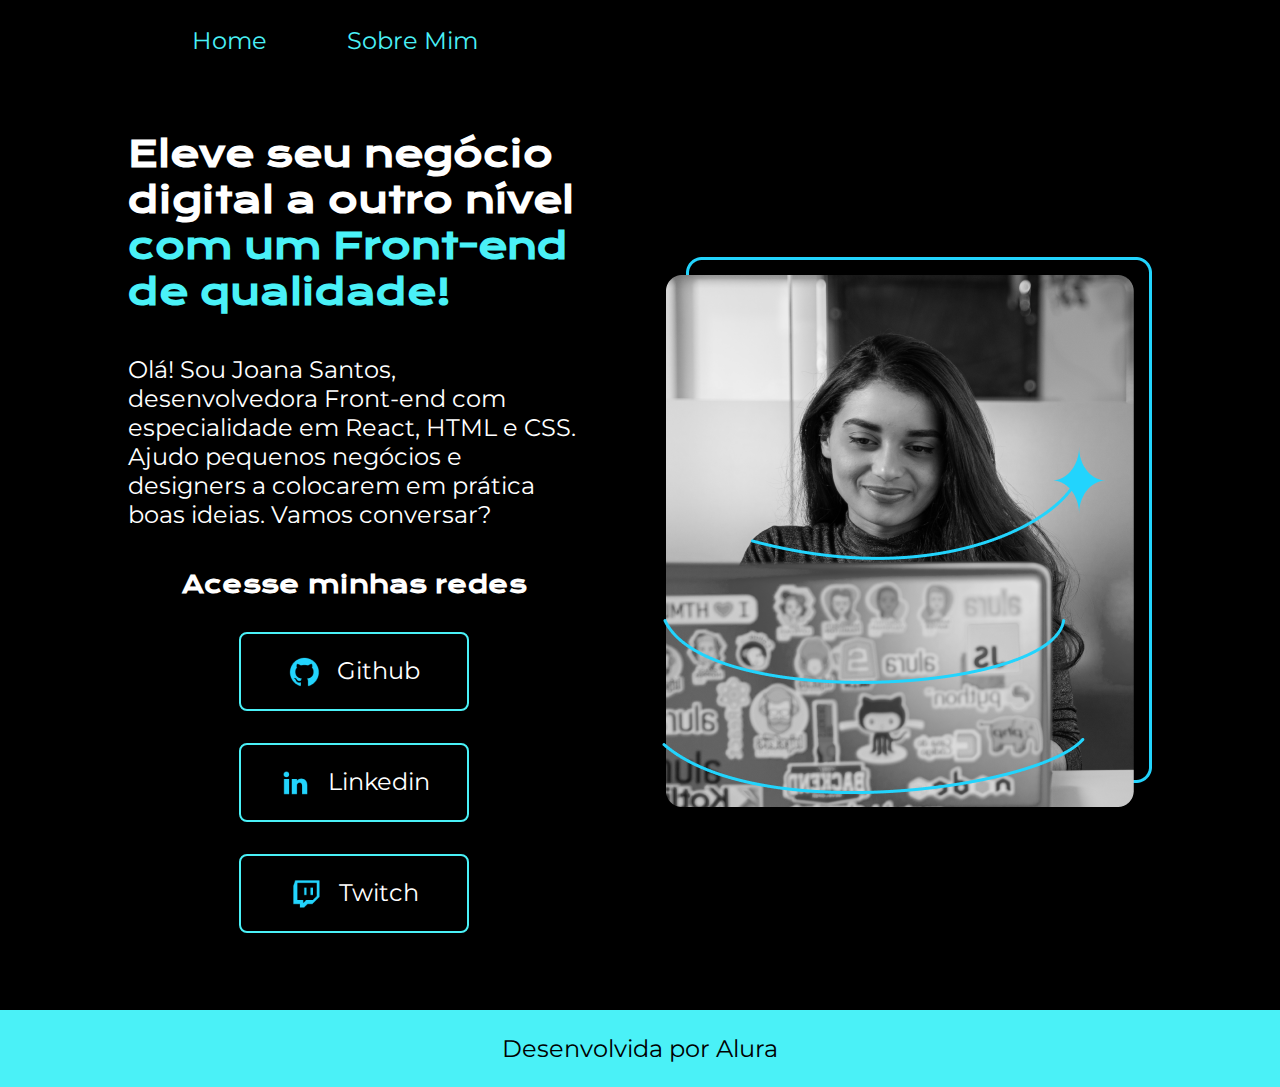
<file: index.html>
<!DOCTYPE html>
<html lang="pt-br">
<head>
    <meta charset="UTF-8">
    <meta name="viewport" content="width=device-width, initial-scale=1.0">
    <title>Home</title>
    <link rel="stylesheet" href="./styles/style.css">
</head>
<body>
    <header class="cabecalho" >
        <nav class="cabecalho_menu">
            <a class="cabecalho_menu_link" href="index.html">Home</a>
            <a class="cabecalho_menu_link" href="about.html">Sobre Mim</a>
        </nav>
    </header>
    <main class="apresentacao">
    <section class="apresentacao_conteudo">
        <h1 class="apresentacao_conteudo_titulo">Eleve seu negócio digital a outro nível 
            <strong class="titulo-descaque">com um Front-end de qualidade!</strong></h1>
            <p class="apresentacao_conteudo_texto">Olá! Sou Joana Santos, desenvolvedora Front-end com especialidade em React, HTML e CSS. 
                Ajudo pequenos negócios e designers a colocarem em prática boas ideias. Vamos conversar?</p>
        <div class="apresentacao_links">
            <h2 class="apresentacao_links_subtitulo">Acesse minhas redes</h2>
            <a class= "apresentacao_links_link" href="https://github.com">
                <img src="./Assets/github.png">
                Github
            </a>
            <a class= "apresentacao_links_link" href="https://www.linkedin.com/">
                <img src="./Assets/linkedin.png">
                Linkedin
            </a>
            <a class= "apresentacao_links_link" href="https://www.twitch.tv/">
                <img src="./Assets/twitch.png">
                Twitch
            </a>
        </div>
    </section>
        <img class="apresentacao_imagem" src="./Assets/Imagem.png" alt="Foto da Joana Santos">
    </main>
    <footer>
        <p class="rodapé">Desenvolvida por Alura</p>
    </footer>

</body>
</html>
</file>
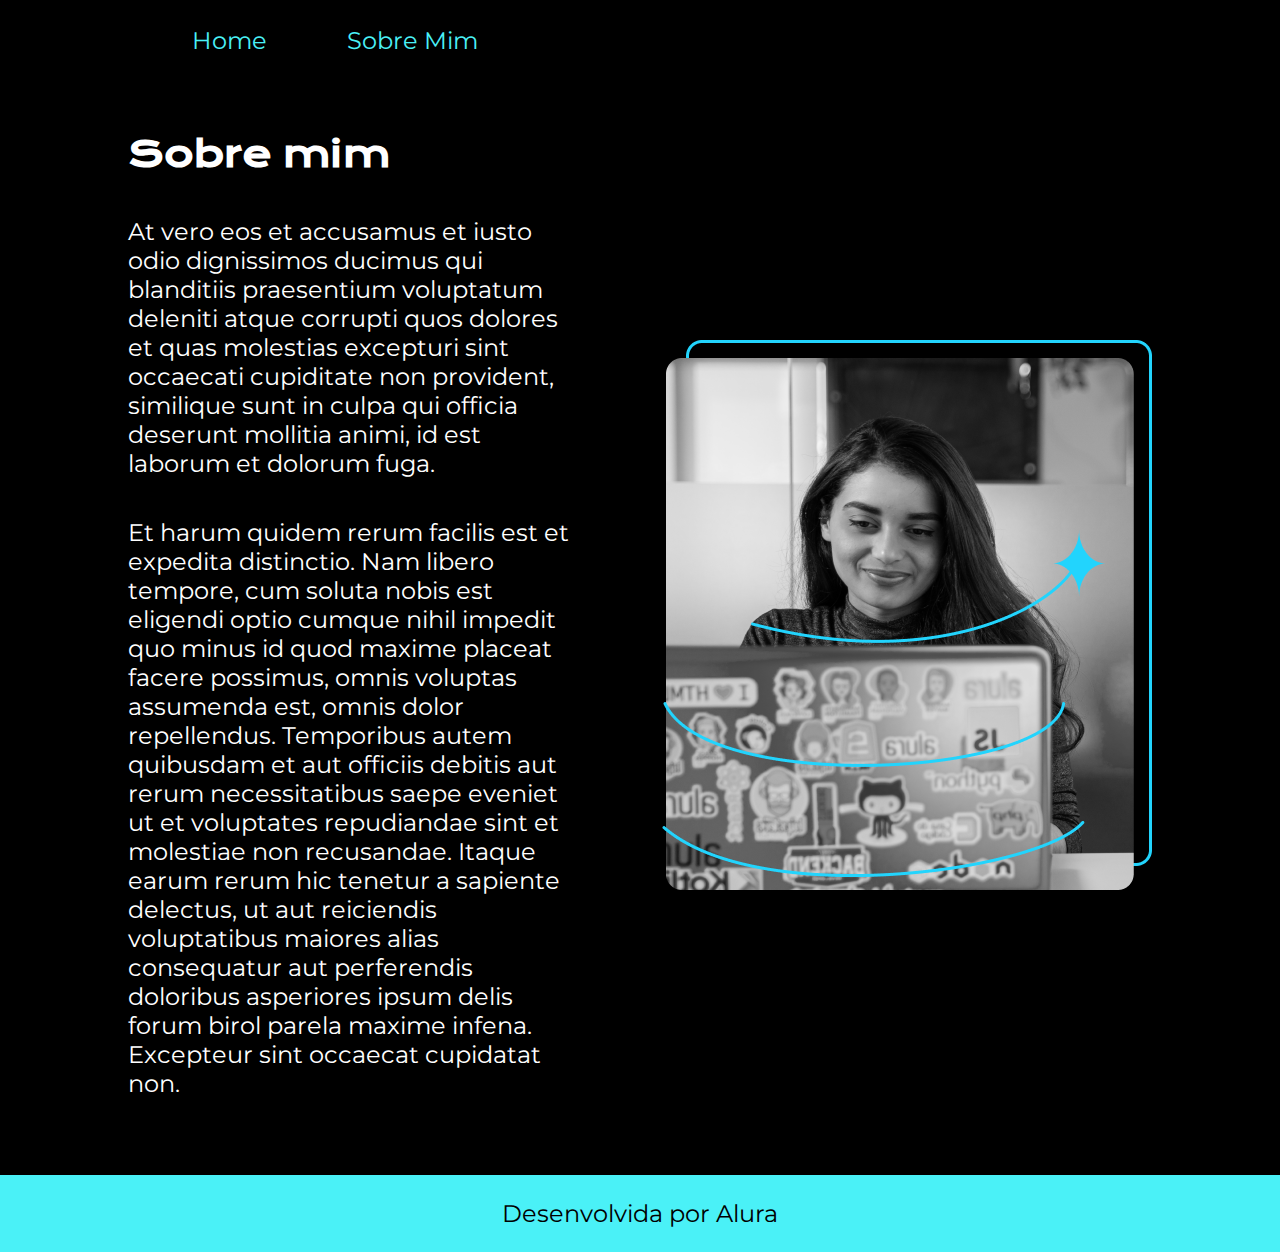
<file: about.html>
<!DOCTYPE html>
<html lang="en">
<head>
    <meta charset="UTF-8">
    <meta name="viewport" content="width=device-width, initial-scale=1.0">
    <title>Sobre Mim</title>
    <link rel="stylesheet" href="./styles/style.css">
</head>
<body>
    <header class="cabecalho" >
        <nav class="cabecalho_menu">
            <a class="cabecalho_menu_link" href="index.html">Home</a>
            <a class="cabecalho_menu_link" href="about.html">Sobre Mim</a>
        </nav>
    </header>
<main class="apresentacao">
    <section class="apresentacao_conteudo"  >
        <h1 class="apresentacao_conteudo_titulo">Sobre mim</h1> 
        <p class="apresentacao_conteudo_texto">At vero eos et accusamus et iusto odio dignissimos ducimus qui blanditiis praesentium voluptatum deleniti atque corrupti quos dolores et quas molestias excepturi sint occaecati cupiditate non provident, similique sunt in culpa qui officia deserunt mollitia animi, id est laborum et dolorum fuga.</p>
        <p class="apresentacao_conteudo_texto">Et harum quidem rerum facilis est et expedita distinctio. Nam libero tempore, cum soluta nobis est eligendi optio cumque nihil impedit quo minus id quod maxime placeat facere possimus, omnis voluptas assumenda est, omnis dolor repellendus. Temporibus autem quibusdam et aut officiis debitis aut rerum necessitatibus saepe eveniet ut et voluptates repudiandae sint et molestiae non recusandae. Itaque earum rerum hic tenetur a sapiente delectus, ut aut reiciendis voluptatibus maiores alias consequatur aut perferendis doloribus asperiores ipsum delis forum birol parela maxime infena. Excepteur sint occaecat cupidatat non.
        </p>
    </section>
    <img class="apresentacao_imagem" src="./Assets/Imagem.png" alt="Foto da Joana Santos">
</main>
<footer>
    <p class="rodapé">Desenvolvida por Alura</p>
</footer>
</body>
</html>
</file>
<file: styles/style.css>
@import url('https://fonts.googleapis.com/css2?family=Krona+One&display=swap');
@import url('https://fonts.googleapis.com/css2?family=Montserrat&display=swap');

:root{
    --azulClaro: #4af1f7;

    --fontePrincipal: 'Krona One', sans-serif;
    --fonteSecundaria:'Montserrat', sans-serif;
}

*{
    margin: 0;
    padding: 0;
}


body{
    background-color: black;
    box-sizing: border-box;
    color:white;
}

.cabecalho{
    padding:2% 0% 0% 15%;
}

.cabecalho_menu{
    display: flex;
    gap: 80px;
}

.cabecalho_menu_link{
    font-family: var(--fonteSecundaria);
    font-size: 1.5rem;
    color: var(--azulClaro);
    text-decoration: none;
}

.titulo-descaque{
    color: var(--azulClaro);
}

.apresentacao{
    padding: 6% 10%;
    display: flex;
    align-items: center;
    gap: 82px;
    justify-content: space-between;
}

.apresentacao_conteudo{
    width: 50%;
    display: flex;
    flex-direction: column;
    gap: 40px;

}

.apresentacao_conteudo_titulo{
    font-size: 2.25rem;
    font-family:var(--fontePrincipal);
}

.apresentacao_conteudo_texto{
    font-size: 1.5rem;
    font-family: var(--fonteSecundaria);

    
}

.apresentacao_links{
    display: flex;
    justify-content: space-between;
    flex-direction: column;
    align-items: center;
    gap: 32px;
}


.apresentacao_links_subtitulo{
    font-family: var(--fontePrincipal);
    font-size: 1.5rem;
}

.apresentacao_links_link{
    display: flex;
    justify-content: center;
    gap: 16px;
    width: 50%;
    text-align: center;
    border-radius: 8px;
    border: 2px solid var(--azulClaro);
    color: white;
    font-size: 1.5rem;
    padding: 21.5px 0;
    text-decoration: none;
    font-family: var(--fonteSecundaria);
    transition: 0.4s;

}

.apresentacao_links_link:hover{
    background-color: #272727;
    transition: 0.4s;

}

.rodapé{
    color: black;
    background-color: var(--azulClaro);
    text-align: center;
    font-family: var(--fonteSecundaria);
    font-size: 1.5rem;
    padding: 24px;
}

.apresentacao_imagem{
    width: 50%;    
}

@media (max-width:1200px) {
    .cabecalho{
     padding: 10%;   
    }

    .cabecalho_menu{
        justify-content: center;
    }

    .apresentacao{
        flex-direction: column-reverse;
        padding: 5%;
    }

    .apresentacao_conteudo{
        width: auto;
    }

    
}
</file>
